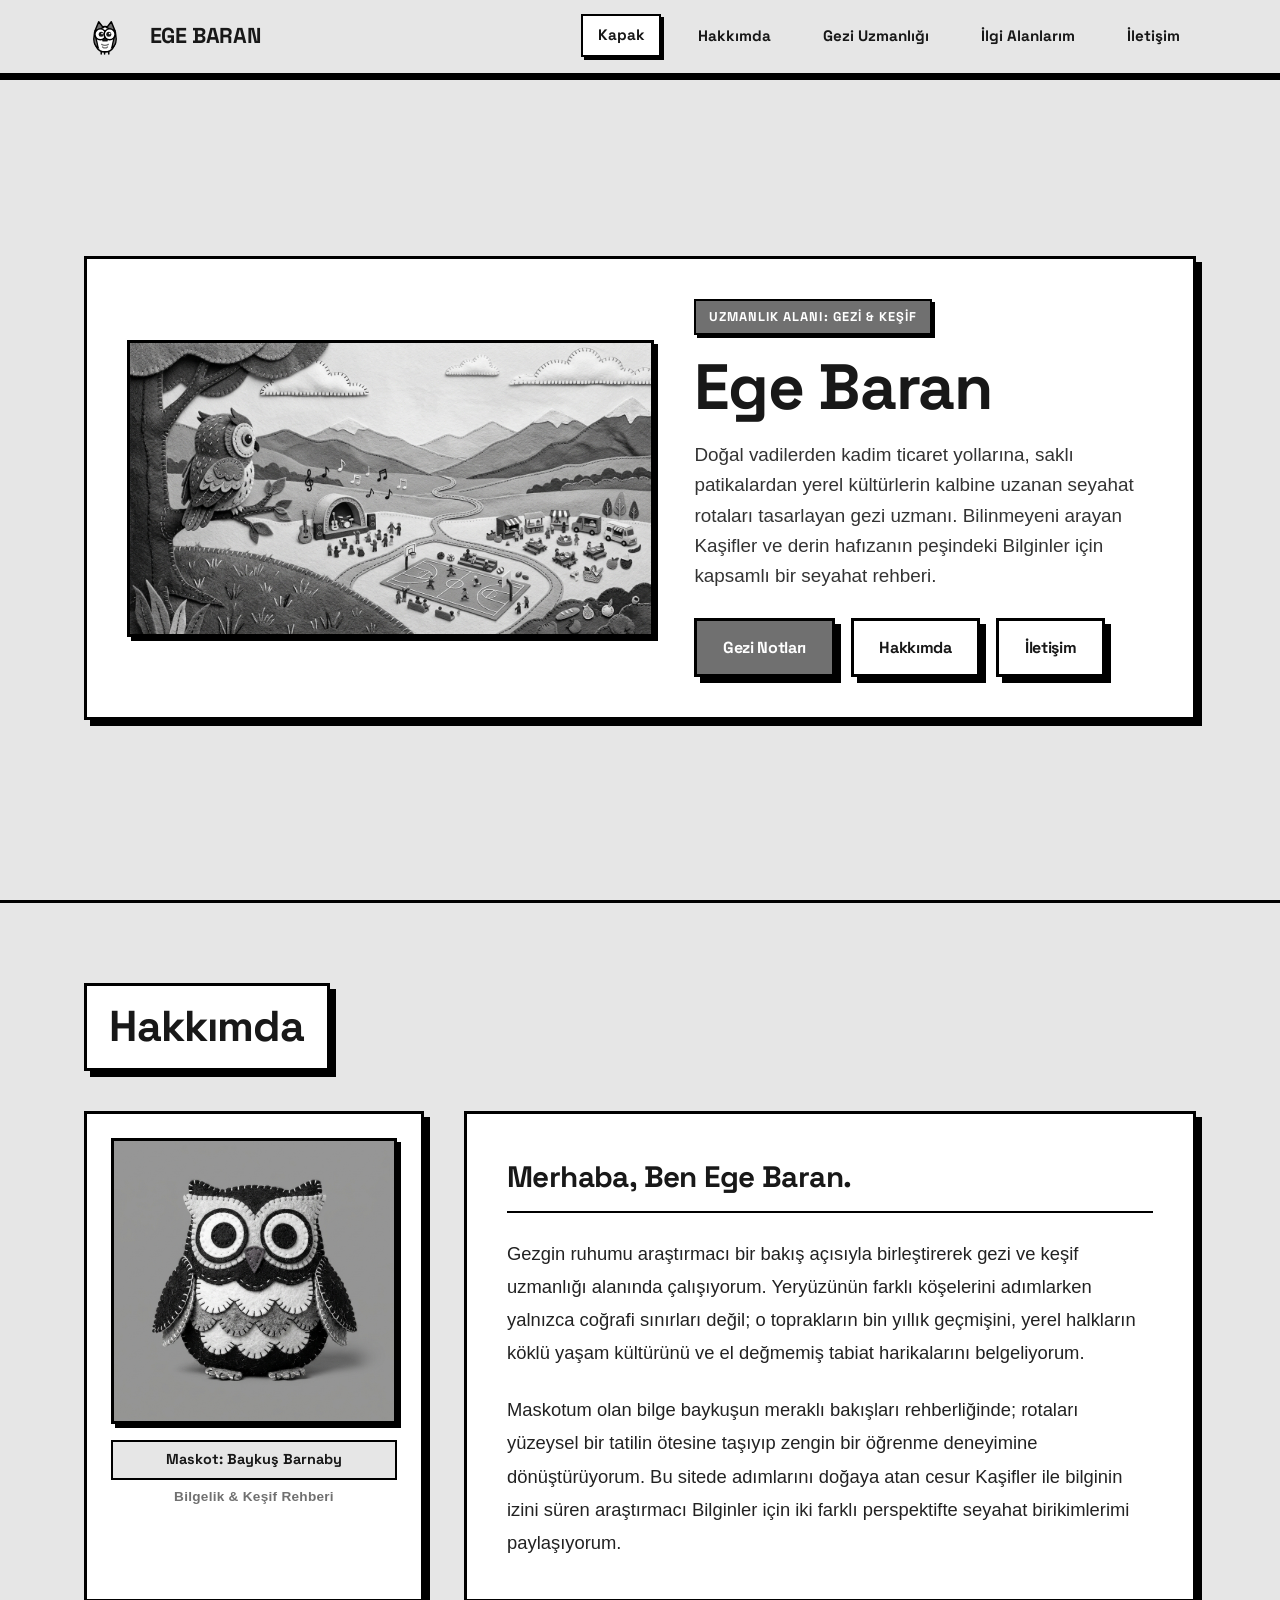
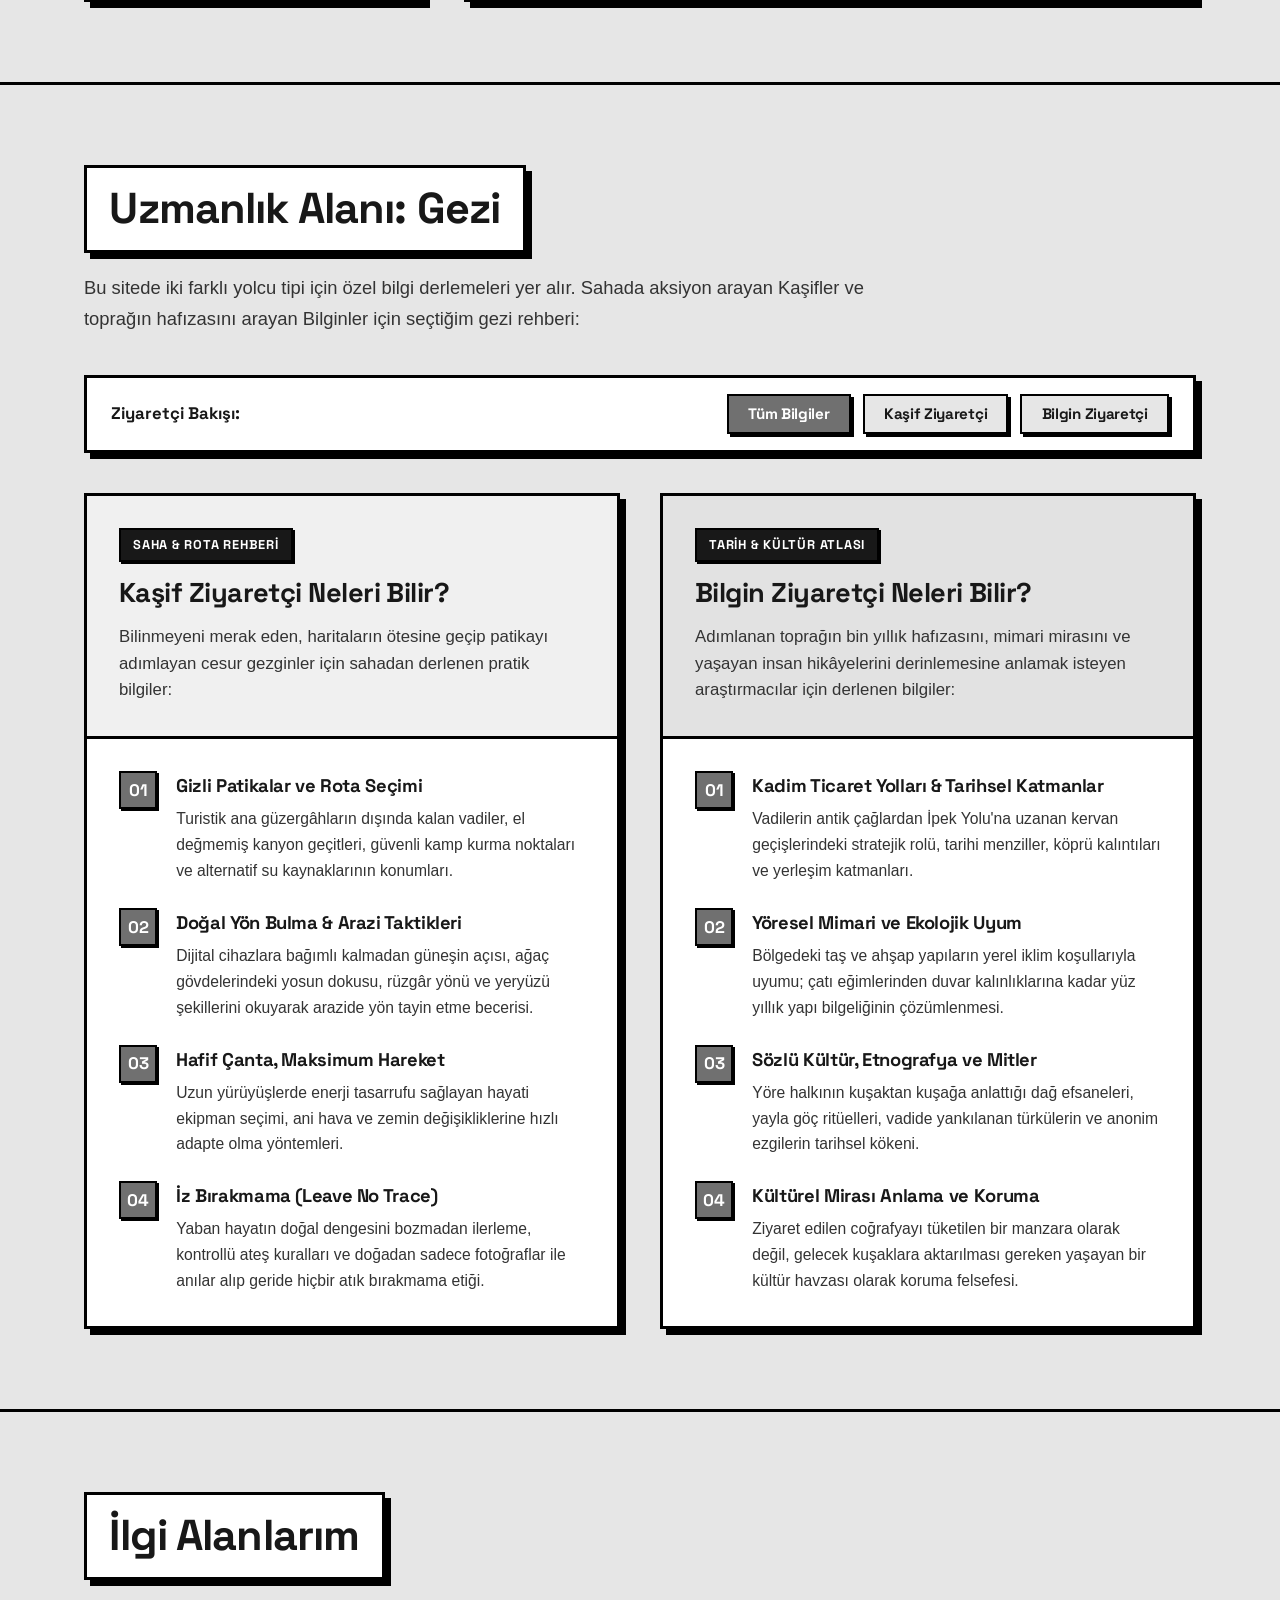
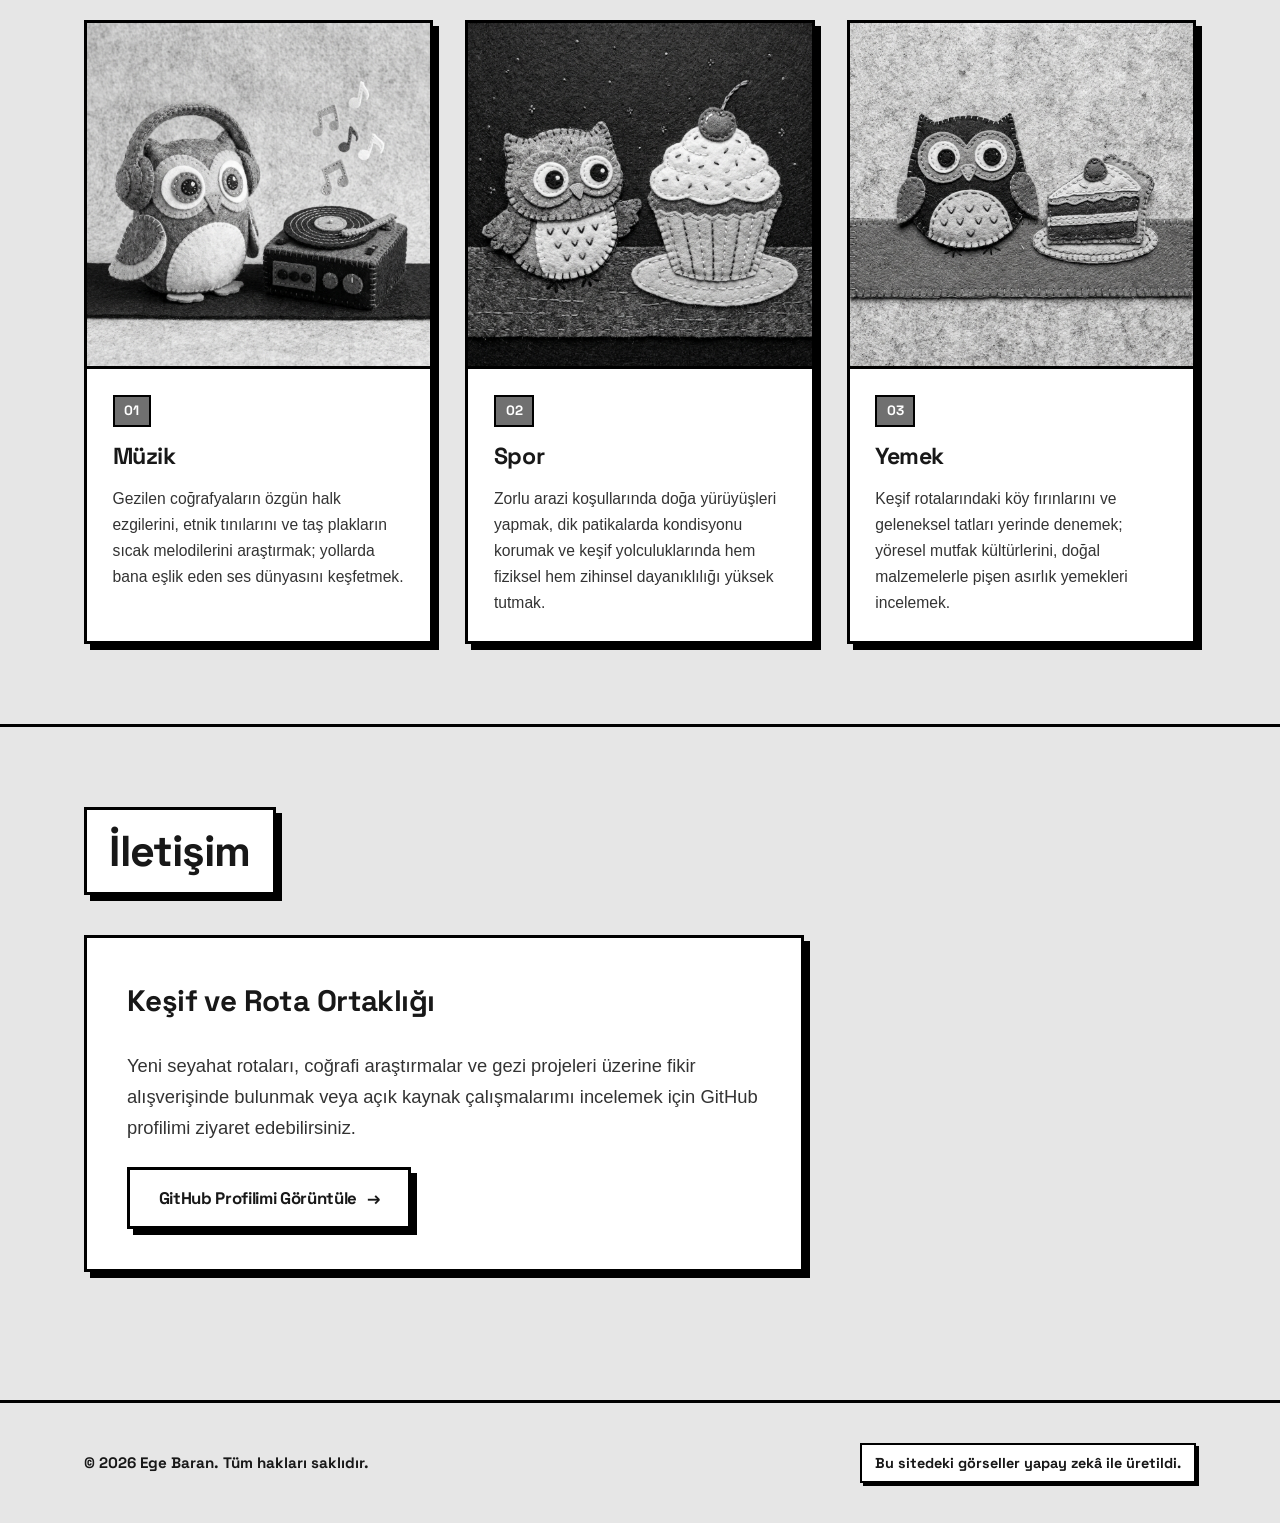
<file: sitem/index.html>
<!DOCTYPE html>
<html lang="tr">
<head>
  <meta charset="UTF-8">
  <meta name="viewport" content="width=device-width, initial-scale=1.0">
  <title>Ege Baran — Kişisel Web Sitesi | Gezi Uzmanlığı</title>
  
  <!-- Sekme Simgesi (Favicon): Maskot Görseli -->
  <link rel="icon" type="image/jpeg" href="resimler/maskot1.jpg">
  
  <!-- Google Fonts: Space Grotesk -->
  <link rel="preconnect" href="https://fonts.googleapis.com">
  <link rel="preconnect" href="https://fonts.gstatic.com" crossorigin>
  <link href="https://fonts.googleapis.com/css2?family=Space+Grotesk:wght@500;700&display=swap" rel="stylesheet">
  
  <link rel="stylesheet" href="style.css">
  <link rel="stylesheet" href="intro.css">
</head>
<body class="intro-active">

  <!-- SİNEMATİK 3D AÇILIŞ SAHNESİ (THREE.JS WEBGL INTRO) -->
  <div id="introOverlay" class="intro-overlay" role="dialog" aria-modal="true" aria-label="3 Boyutlu Açılış Deneyimi">
    <!-- Three.js 3D Sahne Tuvali -->
    <div id="threeContainer" class="three-container">
      <canvas id="threeCanvas"></canvas>
    </div>

    <!-- Üst Bilgi Çubuğu -->
    <div class="intro-top-bar">
      <div class="intro-badge">
        <span class="intro-badge-dot"></span>
        <span>EGE BARAN // 3D KEŞİF BAŞLIYOR</span>
      </div>
      <span class="intro-meta-text">MASKOT: BARNABY (3D)</span>
    </div>

    <!-- Alt İlerleme & Kontrol Çubuğu -->
    <div class="intro-bottom-bar">
      <div class="intro-progress-box">
        <div class="intro-status-row">
          <span id="introStatusText" class="intro-status-text">Barnaby Havalanıyor...</span>
          <span id="introPercentage" class="intro-percentage">00%</span>
        </div>
        <div class="intro-progress-track">
          <div id="introProgressFill" class="intro-progress-fill"></div>
        </div>
      </div>

      <!-- Girişi Geç Butonu (Neo-brutalist) -->
      <button id="introSkipBtn" type="button" class="intro-skip-btn neo-box" aria-label="Giriş animasyonunu geç">
        <span>GEÇ</span>
        <span class="intro-skip-arrow">→</span>
      </button>
    </div>
  </div>

  <!-- Sabit Üst Menü (Navbar) -->
  <header class="navbar" id="navbar">
    <div class="nav-container">
      <div class="nav-brand-group">
        <a href="#kapak" class="owl-logo-link" title="Ana Sayfaya Dön" aria-label="Ana Sayfa — Baykuş Logosu">
          <svg class="owl-svg-icon" width="40" height="40" viewBox="0 0 100 100" fill="none" xmlns="http://www.w3.org/2000/svg">
            <!-- Gövde -->
            <path d="M25 45 C25 22, 75 22, 75 45 C75 75, 68 88, 50 88 C32 88, 25 75, 25 45 Z" fill="#FFFFFF" stroke="#000000" stroke-width="4"/>
            <!-- Kulak Tüyleri -->
            <polygon points="26,38 35,16 46,30" fill="#707070" stroke="#000000" stroke-width="3.5" stroke-linejoin="round"/>
            <polygon points="74,38 65,16 54,30" fill="#707070" stroke="#000000" stroke-width="3.5" stroke-linejoin="round"/>
            <!-- Kanatlar -->
            <path d="M25 46 C21 60, 24 74, 34 78 C31 70, 31 58, 25 46 Z" fill="#707070" stroke="#000000" stroke-width="3"/>
            <path d="M75 46 C79 60, 76 74, 66 78 C69 70, 69 58, 75 46 Z" fill="#707070" stroke="#000000" stroke-width="3"/>
            <!-- Gözler -->
            <circle cx="39" cy="46" r="13" fill="#FFFFFF" stroke="#000000" stroke-width="3.5"/>
            <circle cx="61" cy="46" r="13" fill="#FFFFFF" stroke="#000000" stroke-width="3.5"/>
            <circle cx="41" cy="46" r="6" fill="#181818" class="owl-pupil"/>
            <circle cx="59" cy="46" r="6" fill="#181818" class="owl-pupil"/>
            <circle cx="43" cy="44" r="2" fill="#FFFFFF"/>
            <circle cx="61" cy="44" r="2" fill="#FFFFFF"/>
            <!-- Gaga -->
            <polygon points="50,52 44,62 56,62" fill="#181818" stroke="#000000" stroke-width="2"/>
            <!-- Karın Detayı -->
            <path d="M42 70 Q50 75 58 70" stroke="#707070" stroke-width="3" stroke-linecap="round"/>
            <path d="M44 76 Q50 81 56 76" stroke="#707070" stroke-width="3" stroke-linecap="round"/>
            <!-- Pençeler -->
            <path d="M41 88 L41 93 M49 88 L49 93 M59 88 L59 93" stroke="#000000" stroke-width="3.5" stroke-linecap="round"/>
          </svg>
        </a>
        <a href="#kapak" class="brand-text">EGE BARAN</a>
      </div>

      <button class="nav-toggle" id="navToggle" aria-label="Menüyü Aç/Kapat">
        <span class="bar"></span>
        <span class="bar"></span>
        <span class="bar"></span>
      </button>

      <nav class="nav-links" id="navLinks">
        <a href="#kapak" class="nav-link">Kapak</a>
        <a href="#hakkimda" class="nav-link">Hakkımda</a>
        <a href="#gezi" class="nav-link">Gezi Uzmanlığı</a>
        <a href="#ilgi-alanlarim" class="nav-link">İlgi Alanlarım</a>
        <a href="#iletisim" class="nav-link">İletişim</a>
      </nav>
    </div>
  </header>

  <main>
    <!-- 1. BÖLÜM: KAPAK (Tam Ekran Yüksekliği) -->
    <section id="kapak" class="hero-section">
      <div class="container hero-container">
        <div class="hero-card neo-box">
          <div class="hero-image-wrap">
            <img src="resimler/manzara.jpg" alt="Keçe vadisi ve köy manzarasını betimleyen geniş kapak görseli" class="hero-img">
          </div>
          <div class="hero-content">
            <span class="hero-badge">UZMANLIK ALANI: GEZİ &amp; KEŞİF</span>
            <h1 class="hero-title">Ege Baran</h1>
            <p class="hero-intro">
              Doğal vadilerden kadim ticaret yollarına, saklı patikalardan yerel kültürlerin kalbine uzanan seyahat rotaları tasarlayan gezi uzmanı. Bilinmeyeni arayan Kaşifler ve derin hafızanın peşindeki Bilginler için kapsamlı bir seyahat rehberi.
            </p>
            <div class="hero-btn-group">
              <a href="#gezi" class="neo-btn neo-btn-accent">Gezi Notları</a>
              <a href="#hakkimda" class="neo-btn">Hakkımda</a>
              <a href="#iletisim" class="neo-btn">İletişim</a>
            </div>
          </div>
        </div>
      </div>
    </section>

    <!-- 2. BÖLÜM: HAKKIMDA -->
    <section id="hakkimda" class="section hakkimda-section">
      <div class="container">
        <div class="section-header">
          <h2 class="section-title">Hakkımda</h2>
        </div>
        <div class="hakkimda-grid">
          <div class="mascot-card neo-box">
            <div class="mascot-img-wrap">
              <img src="resimler/maskot1.jpg" alt="Sitenin resmi maskotu olan el yapımı sevimli keçe baykuş Barnaby" class="mascot-img">
            </div>
            <div class="mascot-meta">
              <span class="mascot-tag">Maskot: Baykuş Barnaby</span>
              <p class="mascot-sub">Bilgelik &amp; Keşif Rehberi</p>
            </div>
          </div>

          <div class="about-card neo-box">
            <h3 class="about-title">Merhaba, Ben Ege Baran.</h3>
            <p class="about-text">
              Gezgin ruhumu araştırmacı bir bakış açısıyla birleştirerek gezi ve keşif uzmanlığı alanında çalışıyorum. Yeryüzünün farklı köşelerini adımlarken yalnızca coğrafi sınırları değil; o toprakların bin yıllık geçmişini, yerel halkların köklü yaşam kültürünü ve el değmemiş tabiat harikalarını belgeliyorum.
            </p>
            <p class="about-text">
              Maskotum olan bilge baykuşun meraklı bakışları rehberliğinde; rotaları yüzeysel bir tatilin ötesine taşıyıp zengin bir öğrenme deneyimine dönüştürüyorum. Bu sitede adımlarını doğaya atan cesur Kaşifler ile bilginin izini süren araştırmacı Bilginler için iki farklı perspektifte seyahat birikimlerimi paylaşıyorum.
            </p>
          </div>
        </div>
      </div>
    </section>

    <!-- 3. BÖLÜM: UZMANLIK ALANI: GEZİ (KAŞİF VE BİLGİN ZİYARETÇİLER İÇİN) -->
    <section id="gezi" class="section gezi-section">
      <div class="container">
        <div class="section-header">
          <h2 class="section-title">Uzmanlık Alanı: Gezi</h2>
          <p class="section-subtitle">
            Bu sitede iki farklı yolcu tipi için özel bilgi derlemeleri yer alır. Sahada aksiyon arayan Kaşifler ve toprağın hafızasını arayan Bilginler için seçtiğim gezi rehberi:
          </p>
        </div>

        <!-- İnteraktif Görünüm Filtre Butonları -->
        <div class="gezi-filter-bar neo-box" role="toolbar" aria-label="Ziyaretçi Görünüm Seçenekleri">
          <span class="filter-label">Ziyaretçi Bakışı:</span>
          <div class="filter-btn-group">
            <button type="button" class="neo-filter-btn active" data-filter="all">Tüm Bilgiler</button>
            <button type="button" class="neo-filter-btn" data-filter="kasif">Kaşif Ziyaretçi</button>
            <button type="button" class="neo-filter-btn" data-filter="bilgin">Bilgin Ziyaretçi</button>
          </div>
        </div>

        <div class="gezi-grid">
          <!-- KAŞİF ZİYARETÇİ KARTI -->
          <article class="gezi-card neo-box" data-persona="kasif">
            <div class="gezi-card-header kasif-header">
              <span class="gezi-badge">SAHA &amp; ROTA REHBERİ</span>
              <h3 class="gezi-card-title">Kaşif Ziyaretçi Neleri Bilir?</h3>
              <p class="gezi-card-lead">
                Bilinmeyeni merak eden, haritaların ötesine geçip patikayı adımlayan cesur gezginler için sahadan derlenen pratik bilgiler:
              </p>
            </div>
            <div class="gezi-card-body">
              <ul class="gezi-list">
                <li class="gezi-item">
                  <div class="item-number">01</div>
                  <div class="item-content">
                    <h4 class="item-title">Gizli Patikalar ve Rota Seçimi</h4>
                    <p class="item-desc">
                      Turistik ana güzergâhların dışında kalan vadiler, el değmemiş kanyon geçitleri, güvenli kamp kurma noktaları ve alternatif su kaynaklarının konumları.
                    </p>
                  </div>
                </li>
                <li class="gezi-item">
                  <div class="item-number">02</div>
                  <div class="item-content">
                    <h4 class="item-title">Doğal Yön Bulma &amp; Arazi Taktikleri</h4>
                    <p class="item-desc">
                      Dijital cihazlara bağımlı kalmadan güneşin açısı, ağaç gövdelerindeki yosun dokusu, rüzgâr yönü ve yeryüzü şekillerini okuyarak arazide yön tayin etme becerisi.
                    </p>
                  </div>
                </li>
                <li class="gezi-item">
                  <div class="item-number">03</div>
                  <div class="item-content">
                    <h4 class="item-title">Hafif Çanta, Maksimum Hareket</h4>
                    <p class="item-desc">
                      Uzun yürüyüşlerde enerji tasarrufu sağlayan hayati ekipman seçimi, ani hava ve zemin değişikliklerine hızlı adapte olma yöntemleri.
                    </p>
                  </div>
                </li>
                <li class="gezi-item">
                  <div class="item-number">04</div>
                  <div class="item-content">
                    <h4 class="item-title">İz Bırakmama (Leave No Trace)</h4>
                    <p class="item-desc">
                      Yaban hayatın doğal dengesini bozmadan ilerleme, kontrollü ateş kuralları ve doğadan sadece fotoğraflar ile anılar alıp geride hiçbir atık bırakmama etiği.
                    </p>
                  </div>
                </li>
              </ul>
            </div>
          </article>

          <!-- BİLGİN ZİYARETÇİ KARTI -->
          <article class="gezi-card neo-box" data-persona="bilgin">
            <div class="gezi-card-header bilgin-header">
              <span class="gezi-badge">TARİH &amp; KÜLTÜR ATLASI</span>
              <h3 class="gezi-card-title">Bilgin Ziyaretçi Neleri Bilir?</h3>
              <p class="gezi-card-lead">
                Adımlanan toprağın bin yıllık hafızasını, mimari mirasını ve yaşayan insan hikâyelerini derinlemesine anlamak isteyen araştırmacılar için derlenen bilgiler:
              </p>
            </div>
            <div class="gezi-card-body">
              <ul class="gezi-list">
                <li class="gezi-item">
                  <div class="item-number">01</div>
                  <div class="item-content">
                    <h4 class="item-title">Kadim Ticaret Yolları &amp; Tarihsel Katmanlar</h4>
                    <p class="item-desc">
                      Vadilerin antik çağlardan İpek Yolu'na uzanan kervan geçişlerindeki stratejik rolü, tarihi menziller, köprü kalıntıları ve yerleşim katmanları.
                    </p>
                  </div>
                </li>
                <li class="gezi-item">
                  <div class="item-number">02</div>
                  <div class="item-content">
                    <h4 class="item-title">Yöresel Mimari ve Ekolojik Uyum</h4>
                    <p class="item-desc">
                      Bölgedeki taş ve ahşap yapıların yerel iklim koşullarıyla uyumu; çatı eğimlerinden duvar kalınlıklarına kadar yüz yıllık yapı bilgeliğinin çözümlenmesi.
                    </p>
                  </div>
                </li>
                <li class="gezi-item">
                  <div class="item-number">03</div>
                  <div class="item-content">
                    <h4 class="item-title">Sözlü Kültür, Etnografya ve Mitler</h4>
                    <p class="item-desc">
                      Yöre halkının kuşaktan kuşağa anlattığı dağ efsaneleri, yayla göç ritüelleri, vadide yankılanan türkülerin ve anonim ezgilerin tarihsel kökeni.
                    </p>
                  </div>
                </li>
                <li class="gezi-item">
                  <div class="item-number">04</div>
                  <div class="item-content">
                    <h4 class="item-title">Kültürel Mirası Anlama ve Koruma</h4>
                    <p class="item-desc">
                      Ziyaret edilen coğrafyayı tüketilen bir manzara olarak değil, gelecek kuşaklara aktarılması gereken yaşayan bir kültür havzası olarak koruma felsefesi.
                    </p>
                  </div>
                </li>
              </ul>
            </div>
          </article>
        </div>
      </div>
    </section>

    <!-- 4. BÖLÜM: İLGİ ALANLARIM -->
    <section id="ilgi-alanlarim" class="section ilgi-section">
      <div class="container">
        <div class="section-header">
          <h2 class="section-title">İlgi Alanlarım</h2>
        </div>
        <div class="cards-grid">
          <!-- Kart 1: Müzik -->
          <article class="interest-card neo-box">
            <div class="card-img-wrap">
              <img src="resimler/resim1.jpg" alt="Vinil plak ve kulaklık detayları içeren monokrom müzik temalı keçe görseli" class="card-img">
            </div>
            <div class="card-body">
              <span class="card-num">01</span>
              <h3 class="card-title">Müzik</h3>
              <p class="card-desc">
                Gezilen coğrafyaların özgün halk ezgilerini, etnik tınılarını ve taş plakların sıcak melodilerini araştırmak; yollarda bana eşlik eden ses dünyasını keşfetmek.
              </p>
            </div>
          </article>

          <!-- Kart 2: Spor -->
          <article class="interest-card neo-box">
            <div class="card-img-wrap">
              <img src="resimler/resim2.jpg" alt="Dinamik yaşam ve fiziksel disiplini yansıtan özenli spor görseli" class="card-img">
            </div>
            <div class="card-body">
              <span class="card-num">02</span>
              <h3 class="card-title">Spor</h3>
              <p class="card-desc">
                Zorlu arazi koşullarında doğa yürüyüşleri yapmak, dik patikalarda kondisyonu korumak ve keşif yolculuklarında hem fiziksel hem zihinsel dayanıklılığı yüksek tutmak.
              </p>
            </div>
          </article>

          <!-- Kart 3: Yemek -->
          <article class="interest-card neo-box">
            <div class="card-img-wrap">
              <img src="resimler/resim3.jpg" alt="Tatlı ve lezzetli pasta dilimi detaylarıyla gastronomi sanatını anlatan keçe görseli" class="card-img">
            </div>
            <div class="card-body">
              <span class="card-num">03</span>
              <h3 class="card-title">Yemek</h3>
              <p class="card-desc">
                Keşif rotalarındaki köy fırınlarını ve geleneksel tatları yerinde denemek; yöresel mutfak kültürlerini, doğal malzemelerle pişen asırlık yemekleri incelemek.
              </p>
            </div>
          </article>
        </div>
      </div>
    </section>

    <!-- 5. BÖLÜM: İLETİŞİM -->
    <section id="iletisim" class="section iletisim-section">
      <div class="container">
        <div class="section-header">
          <h2 class="section-title">İletişim</h2>
        </div>
        <div class="contact-card neo-box">
          <h3 class="contact-title">Keşif ve Rota Ortaklığı</h3>
          <p class="contact-desc">
            Yeni seyahat rotaları, coğrafi araştırmalar ve gezi projeleri üzerine fikir alışverişinde bulunmak veya açık kaynak çalışmalarımı incelemek için GitHub profilimi ziyaret edebilirsiniz.
          </p>
          <div class="contact-actions">
            <a href="https://github.com/egebaran" target="_blank" rel="noopener noreferrer" class="neo-btn contact-btn">
              <span>GitHub Profilimi Görüntüle</span>
              <span class="btn-arrow">→</span>
            </a>
          </div>
        </div>
      </div>
    </section>
  </main>

  <!-- ALT BİLGİ (Footer) -->
  <footer class="footer">
    <div class="container footer-content">
      <p class="footer-copy">© 2026 Ege Baran. Tüm hakları saklıdır.</p>
      <p class="ai-note">Bu sitedeki görseller yapay zekâ ile üretildi.</p>
    </div>
  </footer>

  <!-- Three.js 3D Kütüphanesi -->
  <script src="three.min.js"></script>
  <script src="script.js"></script>
  <script src="intro.js"></script>
</body>
</html>
</file>
<file: sitem/style.css>
/* ==========================================================================
   EGE BARAN — KİŞİSEL WEB SİTESİ
   Tarz: Neo-brutalist
   Renkler: Zemin #E6E6E6 | Yazı #181818 | Vurgu #707070
   Kenarlık: 3px solid #000 | Gölge: 6px 6px 0 #000
   ========================================================================== */

:root {
  --color-bg: #E6E6E6;
  --color-text: #181818;
  --color-accent: #707070;
  --color-black: #000000;
  --color-white: #FFFFFF;
  --color-card-bg: #FFFFFF;
  
  --border-neo: 3px solid #000000;
  --shadow-neo: 6px 6px 0 #000000;
  --shadow-neo-hover: 8px 8px 0 #000000;
  --shadow-neo-active: 2px 2px 0 #000000;
  
  --font-heading: 'Space Grotesk', -apple-system, BlinkMacSystemFont, sans-serif;
  --font-body: -apple-system, BlinkMacSystemFont, 'Segoe UI', Roboto, Helvetica, Arial, sans-serif;
  
  --header-height: 76px;
}

/* Sıfırlama */
*, *::before, *::after {
  margin: 0;
  padding: 0;
  box-sizing: border-box;
}

html {
  scroll-behavior: smooth;
  font-size: 16px;
  background-color: var(--color-bg);
}

body {
  font-family: var(--font-body);
  background-color: var(--color-bg);
  color: var(--color-text);
  line-height: 1.6;
  -webkit-font-smoothing: antialiased;
  min-height: 100vh;
}

/* Tipografi */
h1, h2, h3, h4, .brand-text, .section-title, .neo-btn, .neo-filter-btn {
  font-family: var(--font-heading);
  font-weight: 700;
  letter-spacing: -0.02em;
}

/* Kapsayıcı */
.container {
  width: 100%;
  max-width: 1160px;
  margin: 0 auto;
  padding: 0 1.5rem;
}

/* Ortak Neo-brutalist Kutu */
.neo-box {
  background-color: var(--color-card-bg);
  border: var(--border-neo);
  box-shadow: var(--shadow-neo);
  transition: transform 0.18s ease, box-shadow 0.18s ease;
}

/* Ortak Neo-brutalist Buton */
.neo-btn {
  display: inline-flex;
  align-items: center;
  justify-content: center;
  gap: 0.6rem;
  padding: 0.85rem 1.6rem;
  background-color: var(--color-white);
  color: var(--color-text);
  border: var(--border-neo);
  box-shadow: var(--shadow-neo);
  font-size: 1rem;
  font-weight: 700;
  text-decoration: none;
  cursor: pointer;
  transition: transform 0.15s ease, box-shadow 0.15s ease, background-color 0.15s ease;
}

.neo-btn:hover {
  transform: translate(-2px, -2px);
  box-shadow: var(--shadow-neo-hover);
  background-color: var(--color-bg);
}

.neo-btn:active {
  transform: translate(2px, 2px);
  box-shadow: var(--shadow-neo-active);
}

.neo-btn-accent {
  background-color: var(--color-accent);
  color: var(--color-white);
}

.neo-btn-accent:hover {
  background-color: #555555;
  color: var(--color-white);
}

/* ==========================================================================
   1. SABİT ÜST MENÜ (NAVBAR)
   ========================================================================== */
.navbar {
  position: sticky;
  top: 0;
  z-index: 100;
  background-color: var(--color-bg);
  border-bottom: var(--border-neo);
  box-shadow: 0 4px 0 #000000;
  height: var(--header-height);
  display: flex;
  align-items: center;
}

.nav-container {
  width: 100%;
  max-width: 1160px;
  margin: 0 auto;
  padding: 0 1.5rem;
  display: flex;
  align-items: center;
  justify-content: space-between;
}

.nav-brand-group {
  display: flex;
  align-items: center;
  gap: 0.85rem;
}

/* Baykuş Simgesi / Logosu */
.owl-logo-link {
  display: inline-flex;
  align-items: center;
  justify-content: center;
  background: transparent;
  text-decoration: none;
  cursor: pointer;
}

.owl-svg-icon {
  width: 42px;
  height: 42px;
  display: block;
  transition: transform 0.22s cubic-bezier(0.34, 1.56, 0.64, 1);
  transform-origin: center center;
}

.owl-logo-link:hover .owl-svg-icon {
  transform: scale(1.12) rotate(-4deg);
}

.brand-text {
  font-size: 1.35rem;
  color: var(--color-text);
  text-decoration: none;
  letter-spacing: -0.01em;
  padding: 0.2rem 0.5rem;
  border: 2px solid transparent;
  transition: background-color 0.15s ease, border-color 0.15s ease;
}

.brand-text:hover {
  background-color: var(--color-white);
  border-color: var(--color-black);
}

/* Menü Bağlantıları */
.nav-links {
  display: flex;
  align-items: center;
  gap: 1.2rem;
}

.nav-link {
  font-family: var(--font-heading);
  font-size: 0.95rem;
  font-weight: 700;
  color: var(--color-text);
  text-decoration: none;
  padding: 0.45rem 0.9rem;
  background-color: transparent;
  border: 2px solid transparent;
  transition: all 0.15s ease;
}

.nav-link:hover,
.nav-link.active {
  background-color: var(--color-white);
  border: 2px solid var(--color-black);
  box-shadow: 3px 3px 0 var(--color-black);
  transform: translate(-1px, -1px);
}

/* Mobil Menü Butonu */
.nav-toggle {
  display: none;
  background: var(--color-white);
  border: var(--border-neo);
  box-shadow: 3px 3px 0 var(--color-black);
  padding: 0.5rem;
  cursor: pointer;
  flex-direction: column;
  gap: 4px;
}

.nav-toggle .bar {
  width: 22px;
  height: 3px;
  background-color: var(--color-black);
  transition: all 0.2s ease;
}

/* ==========================================================================
   2. BÖLÜM: KAPAK (TAM EKRAN YÜKSEKLİĞİNDE)
   ========================================================================== */
.hero-section {
  min-height: calc(100vh - var(--header-height));
  display: flex;
  align-items: center;
  padding: 3rem 0;
}

.hero-container {
  display: flex;
  align-items: center;
  justify-content: center;
}

.hero-card {
  width: 100%;
  padding: 2.5rem;
  display: grid;
  grid-template-columns: 1.15fr 1fr;
  gap: 2.5rem;
  align-items: center;
}

.hero-image-wrap {
  border: var(--border-neo);
  box-shadow: 4px 4px 0 var(--color-black);
  overflow: hidden;
  background-color: #000;
  line-height: 0;
}

.hero-img {
  width: 100%;
  height: 100%;
  max-height: 440px;
  object-fit: cover;
  display: block;
  transition: transform 0.4s ease;
}

.hero-image-wrap:hover .hero-img {
  transform: scale(1.03);
}

.hero-content {
  display: flex;
  flex-direction: column;
  align-items: flex-start;
  gap: 1.2rem;
}

.hero-badge {
  display: inline-block;
  background-color: var(--color-accent);
  color: var(--color-white);
  font-family: var(--font-heading);
  font-weight: 700;
  font-size: 0.8rem;
  letter-spacing: 0.08em;
  padding: 0.35rem 0.8rem;
  border: 2px solid var(--color-black);
  box-shadow: 3px 3px 0 var(--color-black);
}

.hero-title {
  font-size: clamp(2.5rem, 5vw, 4rem);
  line-height: 1.05;
  color: var(--color-text);
}

.hero-intro {
  font-size: 1.18rem;
  color: #333333;
  line-height: 1.6;
  font-weight: 500;
}

.hero-btn-group {
  display: flex;
  gap: 1rem;
  flex-wrap: wrap;
  margin-top: 0.5rem;
}

/* ==========================================================================
   GENEL BÖLÜM STİLLERİ
   ========================================================================== */
.section {
  padding: 5rem 0;
  border-top: var(--border-neo);
}

.section-header {
  margin-bottom: 2.5rem;
}

.section-title {
  display: inline-block;
  font-size: clamp(1.9rem, 3.8vw, 2.7rem);
  background-color: var(--color-white);
  padding: 0.4rem 1.4rem;
  border: var(--border-neo);
  box-shadow: var(--shadow-neo);
}

.section-subtitle {
  font-size: 1.15rem;
  color: #333333;
  margin-top: 1.2rem;
  max-width: 820px;
  line-height: 1.7;
  font-weight: 500;
}

/* ==========================================================================
   3. BÖLÜM: HAKKIMDA
   ========================================================================== */
.hakkimda-grid {
  display: grid;
  grid-template-columns: 340px 1fr;
  gap: 2.5rem;
  align-items: stretch;
}

.mascot-card {
  padding: 1.5rem;
  display: flex;
  flex-direction: column;
  align-items: center;
  gap: 1rem;
  text-align: center;
}

.mascot-img-wrap {
  width: 100%;
  border: var(--border-neo);
  box-shadow: 4px 4px 0 var(--color-black);
  overflow: hidden;
  line-height: 0;
}

.mascot-img {
  width: 100%;
  aspect-ratio: 1 / 1;
  object-fit: cover;
  display: block;
}

.mascot-meta {
  width: 100%;
  display: flex;
  flex-direction: column;
  gap: 0.4rem;
}

.mascot-tag {
  display: block;
  background-color: var(--color-bg);
  border: 2px solid var(--color-black);
  padding: 0.4rem 0.8rem;
  font-family: var(--font-heading);
  font-weight: 700;
  font-size: 0.9rem;
}

.mascot-sub {
  font-size: 0.85rem;
  font-weight: 700;
  color: var(--color-accent);
  letter-spacing: 0.02em;
}

.about-card {
  padding: 2.5rem;
  display: flex;
  flex-direction: column;
  justify-content: center;
  gap: 1.5rem;
}

.about-title {
  font-size: 1.85rem;
  color: var(--color-text);
  border-bottom: 2px solid var(--color-black);
  padding-bottom: 0.6rem;
}

.about-text {
  font-size: 1.15rem;
  line-height: 1.8;
  color: #222222;
}

/* ==========================================================================
   4. BÖLÜM: UZMANLIK ALANI: GEZİ (KAŞİF & BİLGİN)
   ========================================================================== */
.gezi-filter-bar {
  margin-bottom: 2.5rem;
  padding: 1rem 1.5rem;
  display: flex;
  align-items: center;
  justify-content: space-between;
  flex-wrap: wrap;
  gap: 1rem;
  background-color: var(--color-white);
}

.filter-label {
  font-family: var(--font-heading);
  font-weight: 700;
  font-size: 1.05rem;
  color: var(--color-text);
}

.filter-btn-group {
  display: flex;
  gap: 0.75rem;
  flex-wrap: wrap;
}

.neo-filter-btn {
  font-size: 0.95rem;
  padding: 0.55rem 1.2rem;
  background-color: var(--color-bg);
  color: var(--color-text);
  border: 2px solid var(--color-black);
  box-shadow: 3px 3px 0 var(--color-black);
  cursor: pointer;
  transition: transform 0.15s ease, box-shadow 0.15s ease, background-color 0.15s ease, color 0.15s ease;
}

.neo-filter-btn:hover {
  transform: translate(-1px, -1px);
  box-shadow: 4px 4px 0 var(--color-black);
  background-color: var(--color-white);
}

.neo-filter-btn.active {
  background-color: var(--color-accent);
  color: var(--color-white);
  box-shadow: 3px 3px 0 var(--color-black);
}

.gezi-grid {
  display: grid;
  grid-template-columns: repeat(2, 1fr);
  gap: 2.5rem;
  align-items: stretch;
}

.gezi-card {
  display: flex;
  flex-direction: column;
  overflow: hidden;
}

.gezi-card.hidden {
  display: none;
}

.gezi-card:hover {
  transform: translate(-3px, -3px);
  box-shadow: var(--shadow-neo-hover);
}

.gezi-card-header {
  padding: 2rem;
  border-bottom: var(--border-neo);
  display: flex;
  flex-direction: column;
  gap: 0.9rem;
}

.kasif-header {
  background-color: #F0F0F0;
}

.bilgin-header {
  background-color: #E2E2E2;
}

.gezi-badge {
  align-self: flex-start;
  font-family: var(--font-heading);
  font-size: 0.8rem;
  font-weight: 700;
  letter-spacing: 0.06em;
  background-color: var(--color-text);
  color: var(--color-white);
  padding: 0.3rem 0.75rem;
  border: 2px solid var(--color-black);
  box-shadow: 2px 2px 0 var(--color-black);
}

.gezi-card-title {
  font-size: 1.7rem;
  color: var(--color-text);
  line-height: 1.2;
}

.gezi-card-lead {
  font-size: 1.05rem;
  color: #333333;
  line-height: 1.6;
}

.gezi-card-body {
  padding: 2rem;
  flex-grow: 1;
  background-color: var(--color-white);
}

.gezi-list {
  list-style: none;
  display: flex;
  flex-direction: column;
  gap: 1.5rem;
}

.gezi-item {
  display: flex;
  gap: 1.2rem;
  align-items: flex-start;
}

.item-number {
  flex-shrink: 0;
  font-family: var(--font-heading);
  font-weight: 700;
  font-size: 1.05rem;
  width: 38px;
  height: 38px;
  display: flex;
  align-items: center;
  justify-content: center;
  background-color: var(--color-accent);
  color: var(--color-white);
  border: 2px solid var(--color-black);
  box-shadow: 2px 2px 0 var(--color-black);
}

.item-content {
  display: flex;
  flex-direction: column;
  gap: 0.35rem;
}

.item-title {
  font-family: var(--font-heading);
  font-size: 1.15rem;
  font-weight: 700;
  color: var(--color-text);
}

.item-desc {
  font-size: 0.98rem;
  color: #333333;
  line-height: 1.65;
}

/* ==========================================================================
   5. BÖLÜM: İLGİ ALANLARIM
   ========================================================================== */
.cards-grid {
  display: grid;
  grid-template-columns: repeat(3, 1fr);
  gap: 2rem;
}

.interest-card {
  display: flex;
  flex-direction: column;
  overflow: hidden;
}

.interest-card:hover {
  transform: translate(-3px, -3px);
  box-shadow: var(--shadow-neo-hover);
}

.card-img-wrap {
  border-bottom: var(--border-neo);
  line-height: 0;
  overflow: hidden;
}

.card-img {
  width: 100%;
  aspect-ratio: 1 / 1;
  object-fit: cover;
  display: block;
  transition: transform 0.35s ease;
}

.interest-card:hover .card-img {
  transform: scale(1.04);
}

.card-body {
  padding: 1.6rem;
  display: flex;
  flex-direction: column;
  gap: 0.7rem;
  flex-grow: 1;
}

.card-num {
  align-self: flex-start;
  font-family: var(--font-heading);
  font-size: 0.85rem;
  font-weight: 700;
  background-color: var(--color-accent);
  color: var(--color-white);
  padding: 0.2rem 0.6rem;
  border: 2px solid var(--color-black);
}

.card-title {
  font-size: 1.45rem;
  color: var(--color-text);
}

.card-desc {
  font-size: 0.98rem;
  color: #333333;
  line-height: 1.65;
}

/* ==========================================================================
   6. BÖLÜM: İLETİŞİM
   ========================================================================== */
.contact-card {
  padding: 2.5rem;
  display: flex;
  flex-direction: column;
  gap: 1.5rem;
  max-width: 720px;
}

.contact-title {
  font-size: 1.85rem;
  color: var(--color-text);
}

.contact-desc {
  font-size: 1.15rem;
  color: #333333;
  line-height: 1.7;
}

.contact-actions {
  display: flex;
  gap: 1rem;
}

.contact-btn {
  font-size: 1.05rem;
  padding: 0.9rem 1.8rem;
}

.btn-arrow {
  font-family: var(--font-heading);
  font-weight: 700;
  transition: transform 0.15s ease;
}

.contact-btn:hover .btn-arrow {
  transform: translateX(4px);
}

/* ==========================================================================
   7. ALT BİLGİ (FOOTER)
   ========================================================================== */
.footer {
  background-color: var(--color-bg);
  border-top: var(--border-neo);
  padding: 2.5rem 0;
  margin-top: 3rem;
}

.footer-content {
  display: flex;
  justify-content: space-between;
  align-items: center;
  flex-wrap: wrap;
  gap: 1rem;
}

.footer-copy {
  font-family: var(--font-heading);
  font-weight: 700;
  font-size: 0.95rem;
  color: var(--color-text);
}

.ai-note {
  font-family: var(--font-heading);
  font-size: 0.9rem;
  font-weight: 700;
  background-color: var(--color-white);
  border: 2px solid var(--color-black);
  box-shadow: 3px 3px 0 var(--color-black);
  padding: 0.4rem 0.8rem;
  color: var(--color-text);
}

/* ==========================================================================
   8. DUYARLI TASARIM (RESPONSIVE)
   ========================================================================== */
@media (max-width: 960px) {
  .hero-card {
    grid-template-columns: 1fr;
    padding: 2rem;
  }

  .hero-image-wrap {
    max-height: 340px;
  }

  .hakkimda-grid {
    grid-template-columns: 1fr;
  }

  .mascot-card {
    max-width: 360px;
    margin: 0 auto;
  }

  .gezi-grid {
    grid-template-columns: 1fr;
  }

  .cards-grid {
    grid-template-columns: repeat(2, 1fr);
  }
}

@media (max-width: 720px) {
  .cards-grid {
    grid-template-columns: 1fr;
  }

  .gezi-filter-bar {
    flex-direction: column;
    align-items: flex-start;
  }

  .nav-toggle {
    display: flex;
  }

  .nav-links {
    position: absolute;
    top: var(--header-height);
    left: 0;
    width: 100%;
    background-color: var(--color-bg);
    border-bottom: var(--border-neo);
    box-shadow: 0 4px 0 #000000;
    flex-direction: column;
    padding: 1.2rem;
    gap: 0.8rem;
    display: none;
  }

  .nav-links.open {
    display: flex;
  }

  .nav-link {
    width: 100%;
    text-align: center;
    padding: 0.75rem;
    background-color: var(--color-white);
    border: 2px solid var(--color-black);
    box-shadow: 3px 3px 0 var(--color-black);
  }

  .hero-title {
    font-size: 2.3rem;
  }

  .footer-content {
    flex-direction: column;
    text-align: center;
  }
}

/* ==========================================================================
   9. HAREKETİ AZALTMA (PREFERS-REDUCED-MOTION)
   ========================================================================== */
@media (prefers-reduced-motion: reduce) {
  *, *::before, *::after {
    animation-duration: 0.01ms !important;
    animation-iteration-count: 1 !important;
    transition-duration: 0.01ms !important;
    scroll-behavior: auto !important;
  }
  
  .owl-logo-link:hover .owl-svg-icon {
    transform: none !important;
  }
  
  .neo-btn:hover,
  .interest-card:hover,
  .gezi-card:hover,
  .neo-filter-btn:hover,
  .nav-link:hover {
    transform: none !important;
  }
}
</file>
<file: sitem/intro.css>
/* ==========================================================================
   EGE BARAN — 3D SİNEMATİK AÇILIŞ DENEYİMİ (INTRO ANIMATION / PRELOADER)
   Teknoloji: Three.js WebGL + 3D Baykuş Barnaby
   Renkler: #E6E6E6 | #181818 | #707070 | #FFFFFF | #000000
   Tarz: Neo-brutalist UI + Sinematik 3D Atmosfer
   ========================================================================== */

/* Sayfa intro oynatılırken kaydırılamaz */
body.intro-active {
  overflow: hidden !important;
  height: 100vh !important;
  touch-action: none !important;
}

/* Ana Ekran Kapsayıcısı */
#introOverlay {
  position: fixed;
  inset: 0;
  width: 100vw;
  height: 100vh;
  z-index: 999999;
  background-color: #121212;
  background-image: 
    radial-gradient(circle at 50% 48%, rgba(210, 140, 65, 0.16) 0%, rgba(18, 18, 18, 0.98) 65%, #0a0a0a 100%),
    linear-gradient(rgba(255, 255, 255, 0.025) 1px, transparent 1px),
    linear-gradient(90deg, rgba(255, 255, 255, 0.025) 1px, transparent 1px);
  background-size: 100% 100%, 36px 36px, 36px 36px;
  display: flex;
  flex-direction: column;
  justify-content: space-between;
  align-items: center;
  padding: 2.2rem 2.5rem;
  box-sizing: border-box;
  color: #E6E6E6;
  font-family: 'Space Grotesk', -apple-system, BlinkMacSystemFont, sans-serif;
  user-select: none;
  opacity: 1;
  transition: opacity 0.7s cubic-bezier(0.16, 1, 0.3, 1), transform 0.7s cubic-bezier(0.16, 1, 0.3, 1);
  will-change: opacity, transform;
}

/* Kapanış Geçişi (Exit Transition) */
#introOverlay.intro-fade-out {
  opacity: 0;
  transform: scale(1.04);
  pointer-events: none;
}

/* Three.js 3D Sahne Tuvali */
.three-container {
  position: absolute;
  inset: 0;
  width: 100%;
  height: 100%;
  z-index: 1;
  overflow: hidden;
}

#threeCanvas {
  width: 100%;
  height: 100%;
  display: block;
}

/* Üst Bilgi Çubuğu */
.intro-top-bar {
  position: relative;
  z-index: 10;
  width: 100%;
  max-width: 1200px;
  display: flex;
  justify-content: space-between;
  align-items: center;
  pointer-events: none;
}

.intro-badge {
  display: inline-flex;
  align-items: center;
  gap: 0.6rem;
  background-color: #181818;
  color: #E6E6E6;
  border: 2px solid #000000;
  box-shadow: 3px 3px 0 #000000;
  padding: 0.4rem 0.9rem;
  font-size: 0.82rem;
  font-weight: 700;
  letter-spacing: 0.08em;
  pointer-events: auto;
}

.intro-badge-dot {
  width: 8px;
  height: 8px;
  background-color: #707070;
  border-radius: 50%;
  animation: pulseDot 1.4s infinite ease-in-out;
}

@keyframes pulseDot {
  0%, 100% {
    transform: scale(1);
    background-color: #707070;
    box-shadow: 0 0 0 rgba(112, 112, 112, 0);
  }
  50% {
    transform: scale(1.35);
    background-color: #FFFFFF;
    box-shadow: 0 0 8px rgba(255, 255, 255, 0.85);
  }
}

.intro-meta-text {
  font-size: 0.85rem;
  font-weight: 700;
  letter-spacing: 0.1em;
  color: #888888;
  text-transform: uppercase;
}

/* Alt İlerleme & Kontrol Çubuğu */
.intro-bottom-bar {
  position: relative;
  z-index: 10;
  width: 100%;
  max-width: 1200px;
  display: flex;
  justify-content: space-between;
  align-items: flex-end;
  gap: 1.5rem;
}

/* İlerleme Göstergesi */
.intro-progress-box {
  display: flex;
  flex-direction: column;
  gap: 0.6rem;
  width: 100%;
  max-width: 460px;
}

.intro-status-row {
  display: flex;
  justify-content: space-between;
  align-items: center;
  font-size: 0.95rem;
  font-weight: 700;
  letter-spacing: 0.04em;
}

.intro-status-text {
  color: #E6E6E6;
  text-transform: uppercase;
}

.intro-percentage {
  color: #FFFFFF;
  font-variant-numeric: tabular-nums;
  background-color: #181818;
  padding: 0.15rem 0.55rem;
  border: 1px solid #707070;
}

/* İlerleme Çubuğu Kapsayıcısı */
.intro-progress-track {
  width: 100%;
  height: 12px;
  background-color: #181818;
  border: 2px solid #000000;
  box-shadow: 2px 2px 0 #000000;
  overflow: hidden;
  position: relative;
}

.intro-progress-fill {
  height: 100%;
  width: 0%;
  background: linear-gradient(90deg, #707070 0%, #FFFFFF 100%);
  transition: width 0.12s linear;
  box-shadow: 0 0 10px rgba(255, 255, 255, 0.5);
}

/* Skip / Girişi Geç Butonu (Neo-brutalist) */
.intro-skip-btn {
  display: inline-flex;
  align-items: center;
  justify-content: center;
  gap: 0.6rem;
  padding: 0.75rem 1.6rem;
  background-color: #E6E6E6;
  color: #181818;
  border: 3px solid #000000;
  box-shadow: 4px 4px 0 #000000;
  font-family: 'Space Grotesk', sans-serif;
  font-size: 0.95rem;
  font-weight: 700;
  cursor: pointer;
  white-space: nowrap;
  transition: transform 0.15s ease, box-shadow 0.15s ease, background-color 0.15s ease;
  flex-shrink: 0;
  pointer-events: auto;
}

.intro-skip-btn:hover {
  transform: translate(-2px, -2px);
  box-shadow: 6px 6px 0 #000000;
  background-color: #FFFFFF;
}

.intro-skip-btn:active {
  transform: translate(2px, 2px);
  box-shadow: 1px 1px 0 #000000;
}

.intro-skip-arrow {
  font-weight: 700;
  transition: transform 0.15s ease;
}

.intro-skip-btn:hover .intro-skip-arrow {
  transform: translateX(4px);
}

/* ==========================================================================
   DUYARLI TASARIM (RESPONSIVE)
   ========================================================================== */
@media (max-width: 768px) {
  #introOverlay {
    padding: 1.4rem 1.2rem;
  }

  .intro-bottom-bar {
    flex-direction: column-reverse;
    align-items: stretch;
    gap: 1.1rem;
  }

  .intro-skip-btn {
    align-self: flex-end;
    padding: 0.6rem 1.2rem;
    font-size: 0.88rem;
  }

  .intro-progress-box {
    max-width: 100%;
  }

  .intro-status-row {
    font-size: 0.85rem;
  }
}

/* ==========================================================================
   HAREKETİ AZALTMA (PREFERS-REDUCED-MOTION)
   Kural: Hareketi azaltmayı seçen kullanıcılarda animasyon olmasın
   ========================================================================== */
@media (prefers-reduced-motion: reduce) {
  #introOverlay {
    display: none !important;
  }
  body.intro-active {
    overflow: auto !important;
    height: auto !important;
  }
}
</file>
